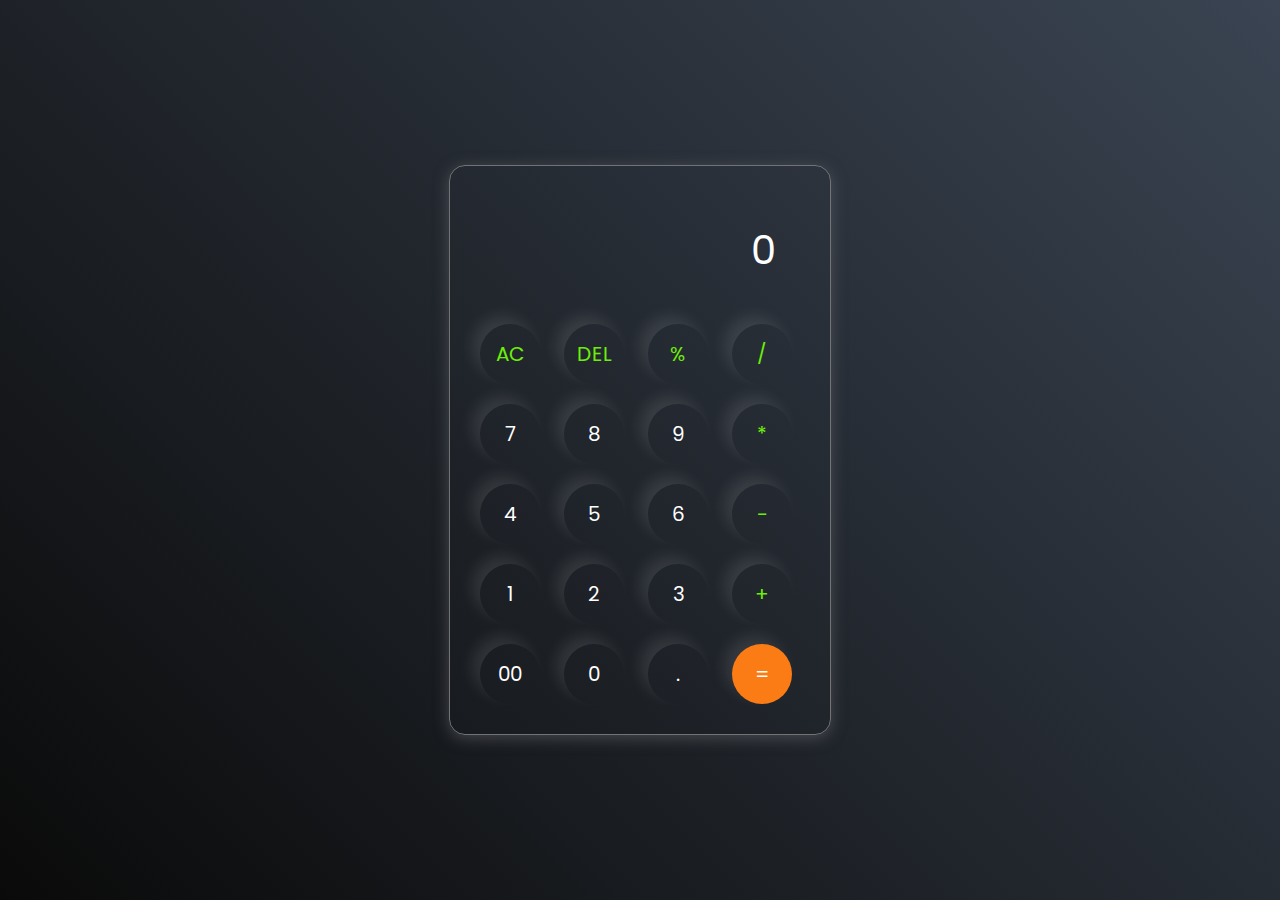
<file: Task2_calculator/index.html>
<!DOCTYPE html>
<html lang="en">

<head>
    <meta charset="UTF-8" />
    <meta http-equiv="X-UA-Compatible" content="IE=edge" />
    <meta name="viewport" content="width=device-width, initial-scale=1.0" />
    <link rel="stylesheet" href="style.css" />
    <title>Calculator - By Pratik</title>
</head>

<body>
    <div class="container">
        <div class="calculator">
            <input type="text" id="inputBox" placeholder="0" />
            <div>
                <button class="button operator">AC</button>
                <button class="button operator">DEL</button>
                <button class="button operator">%</button>
                <button class="button operator">/</button>
            </div>
            <div>
                <button class="button">7</button>
                <button class="button">8</button>
                <button class="button">9</button>
                <button class="button operator">*</button>
            </div>
            <div>
                <button class="button">4</button>
                <button class="button">5</button>
                <button class="button">6</button>
                <button class="button operator">-</button>
            </div>
            <div>
                <button class="button">1</button>
                <button class="button">2</button>
                <button class="button">3</button>
                <button class="button operator">+</button>
            </div>

            <div>
                <button class="button">00</button>
                <button class="button">0</button>
                <button class="button">.</button>
                <button class="button equalBtn">=</button>
            </div>
        </div>
    </div>

    <script src="script.js"></script>
</body>

</html>
</file>
<file: Task2_calculator/style.css>
@import url('https://fonts.googleapis.com/css2?family=Poppins:wght@500&display=swap');

* {
    margin: 0;
    padding: 0;
    box-sizing: border-box;
    font-family: 'Poppins', sans-serif;
}

body {
    width: 100%;
    height: 100vh;
    display: flex;
    justify-content: center;
    align-items: center;
    background: linear-gradient(45deg, #0a0a0a, #3a4452);
}

.calculator {
    border: 1px solid #717377;
    padding: 20px;
    border-radius: 16px;
    background: transparent;
    box-shadow: 0px 3px 15px rgba(113, 115, 119, 0.5);

}

input {
    width: 320px;
    border: none;
    padding: 24px;
    margin: 10px;
    background: transparent;
    box-shadow: 0px 3px 15px rgbs(84, 84, 84, 0.1);
    font-size: 40px;
    text-align: right;
    cursor: pointer;
    color: #ffffff;
}

input::placeholder {
    color: #ffffff;
}

button {
    border: none;
    width: 60px;
    height: 60px;
    margin: 10px;
    border-radius: 50%;
    background: transparent;
    color: #ffffff;
    font-size: 20px;
    box-shadow: -8px -8px 15px rgba(255, 255, 255, 0.1);
    cursor: pointer;
}

.equalBtn {
    background-color: #fb7c14;
}

.operator {
    color: #6dee0a;
}
</file>
